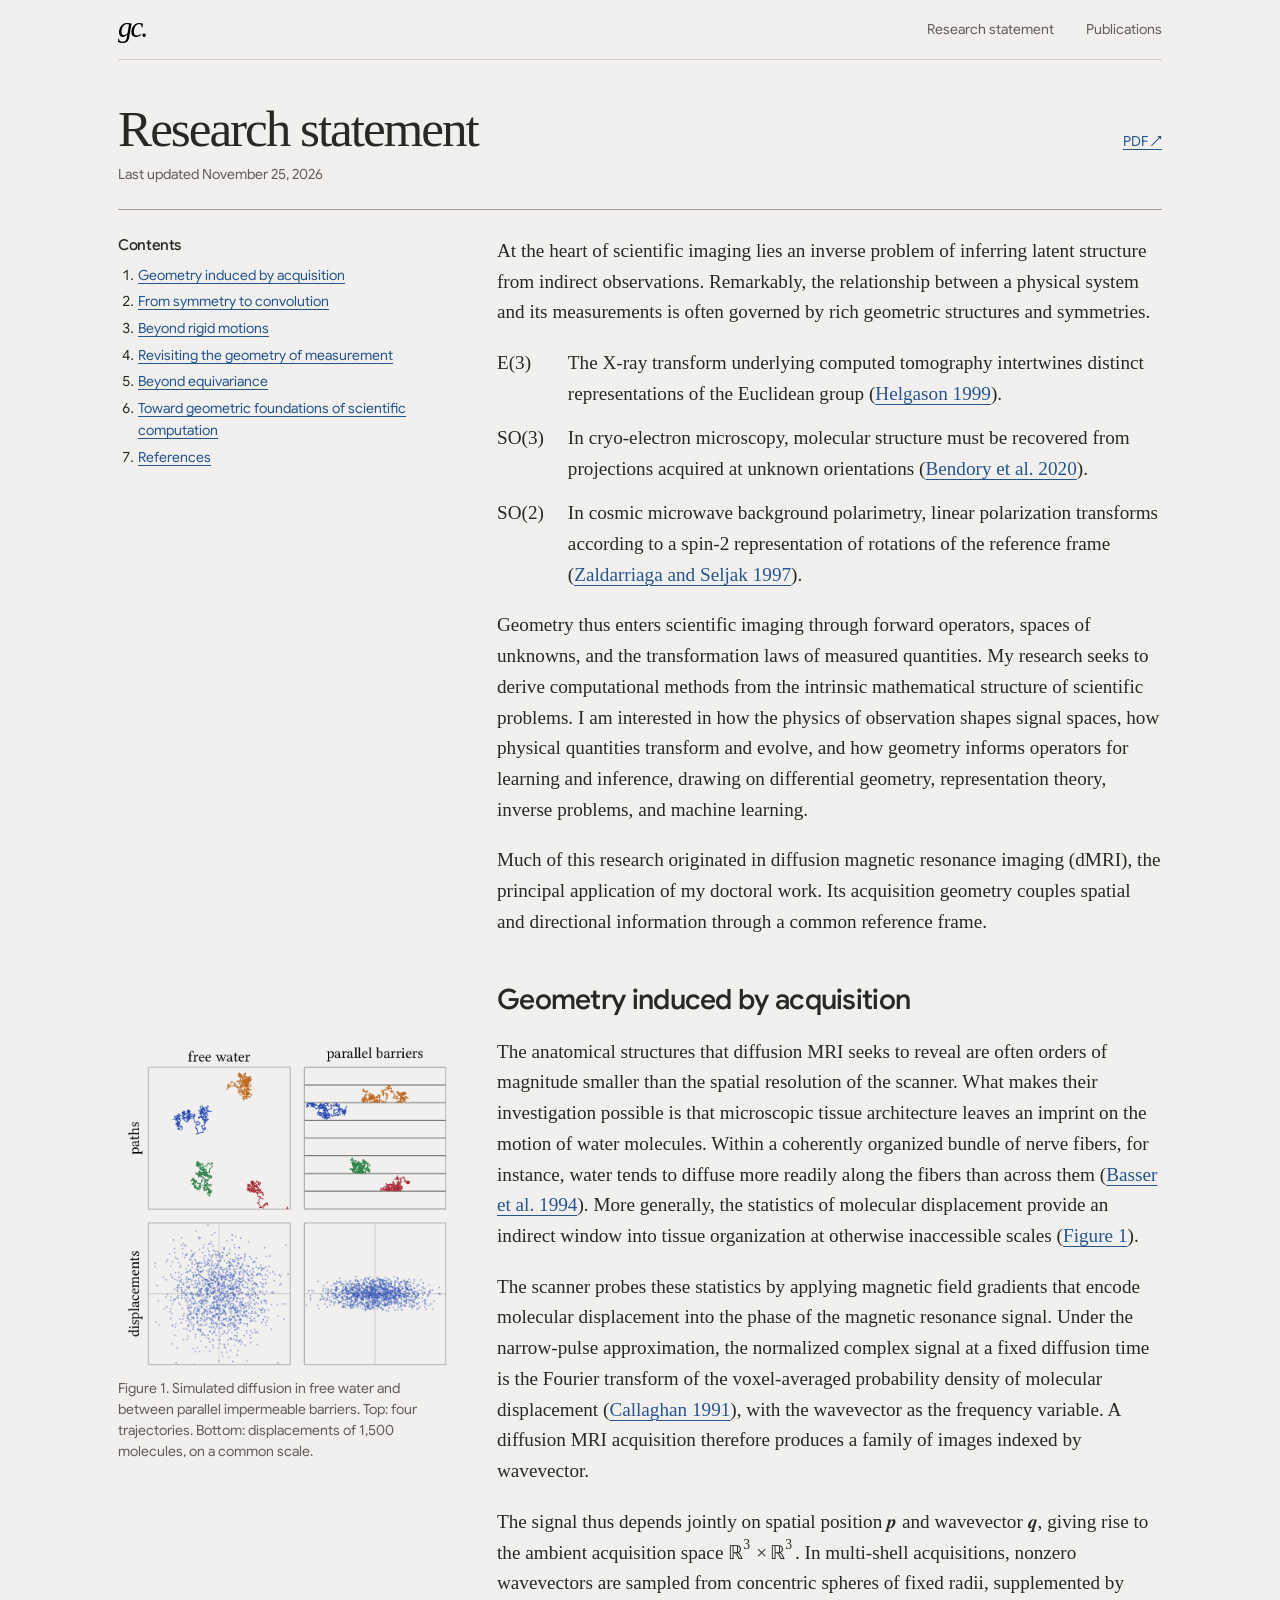
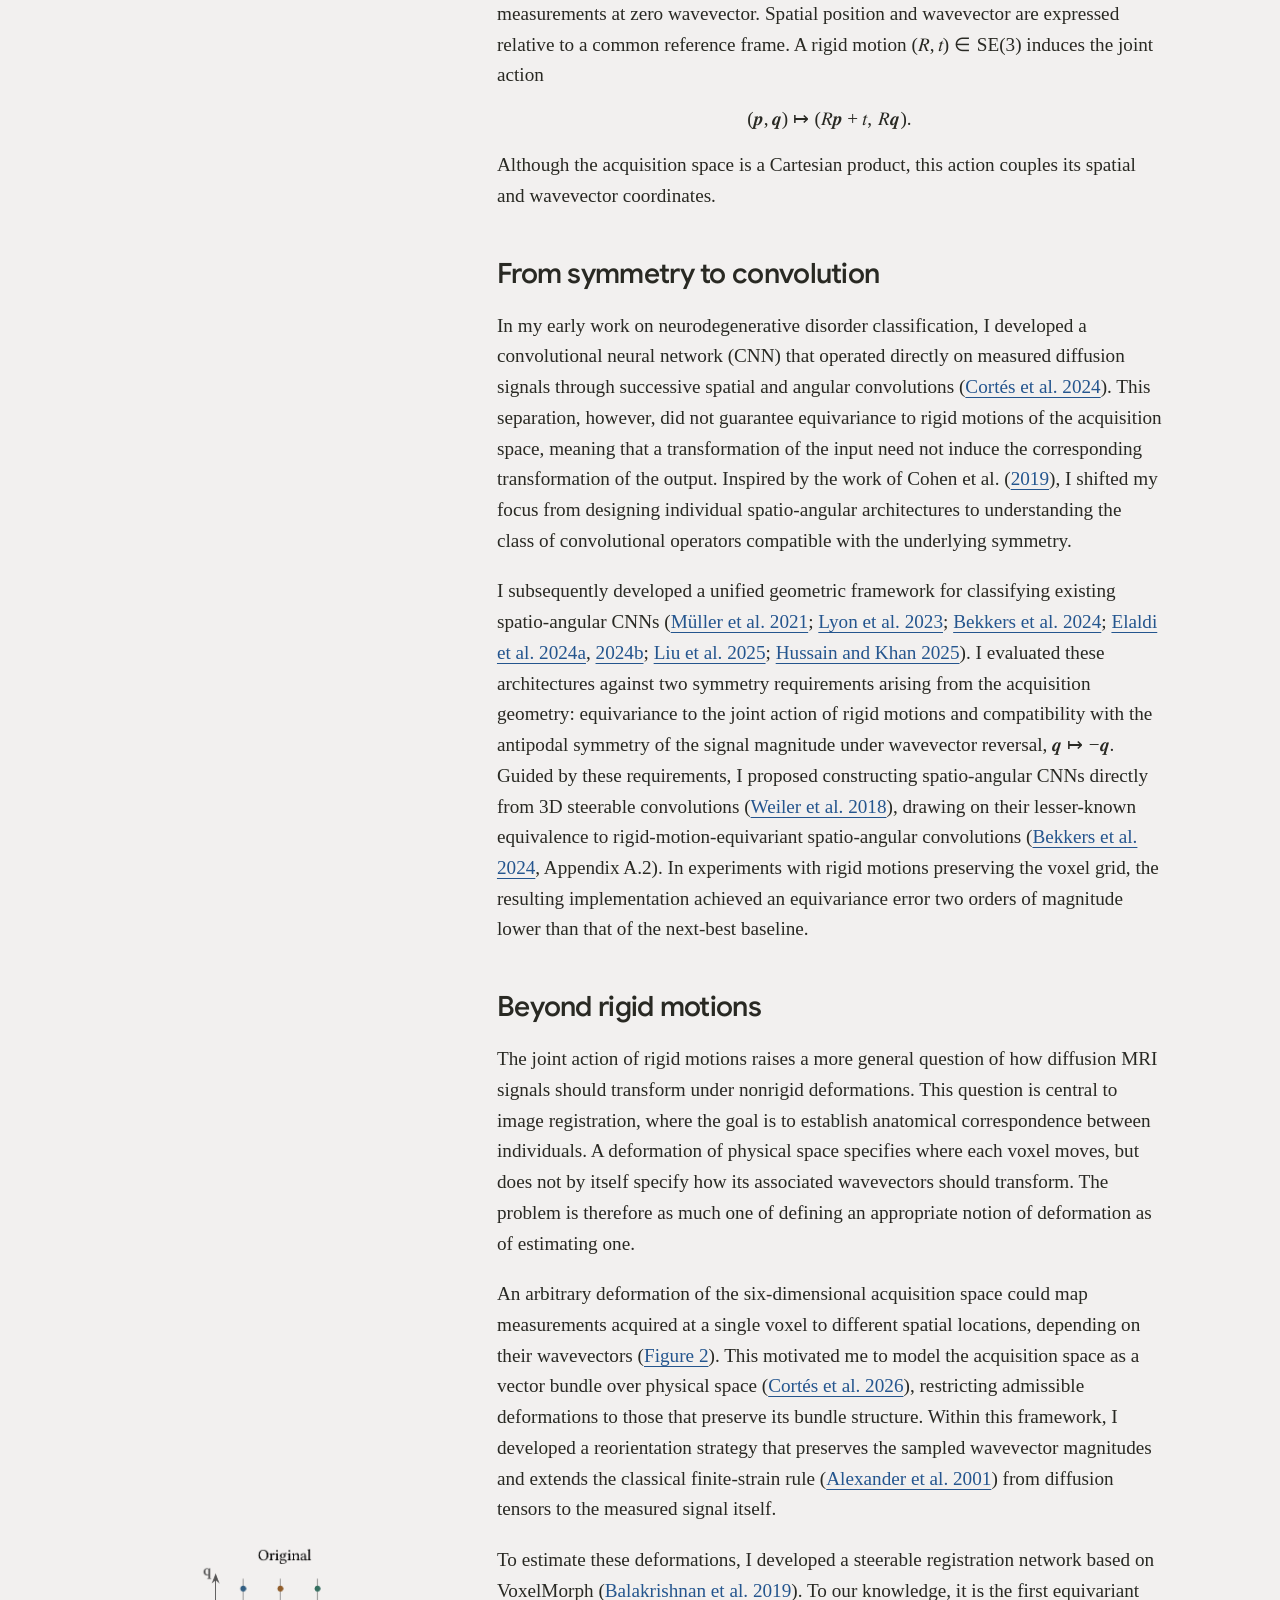
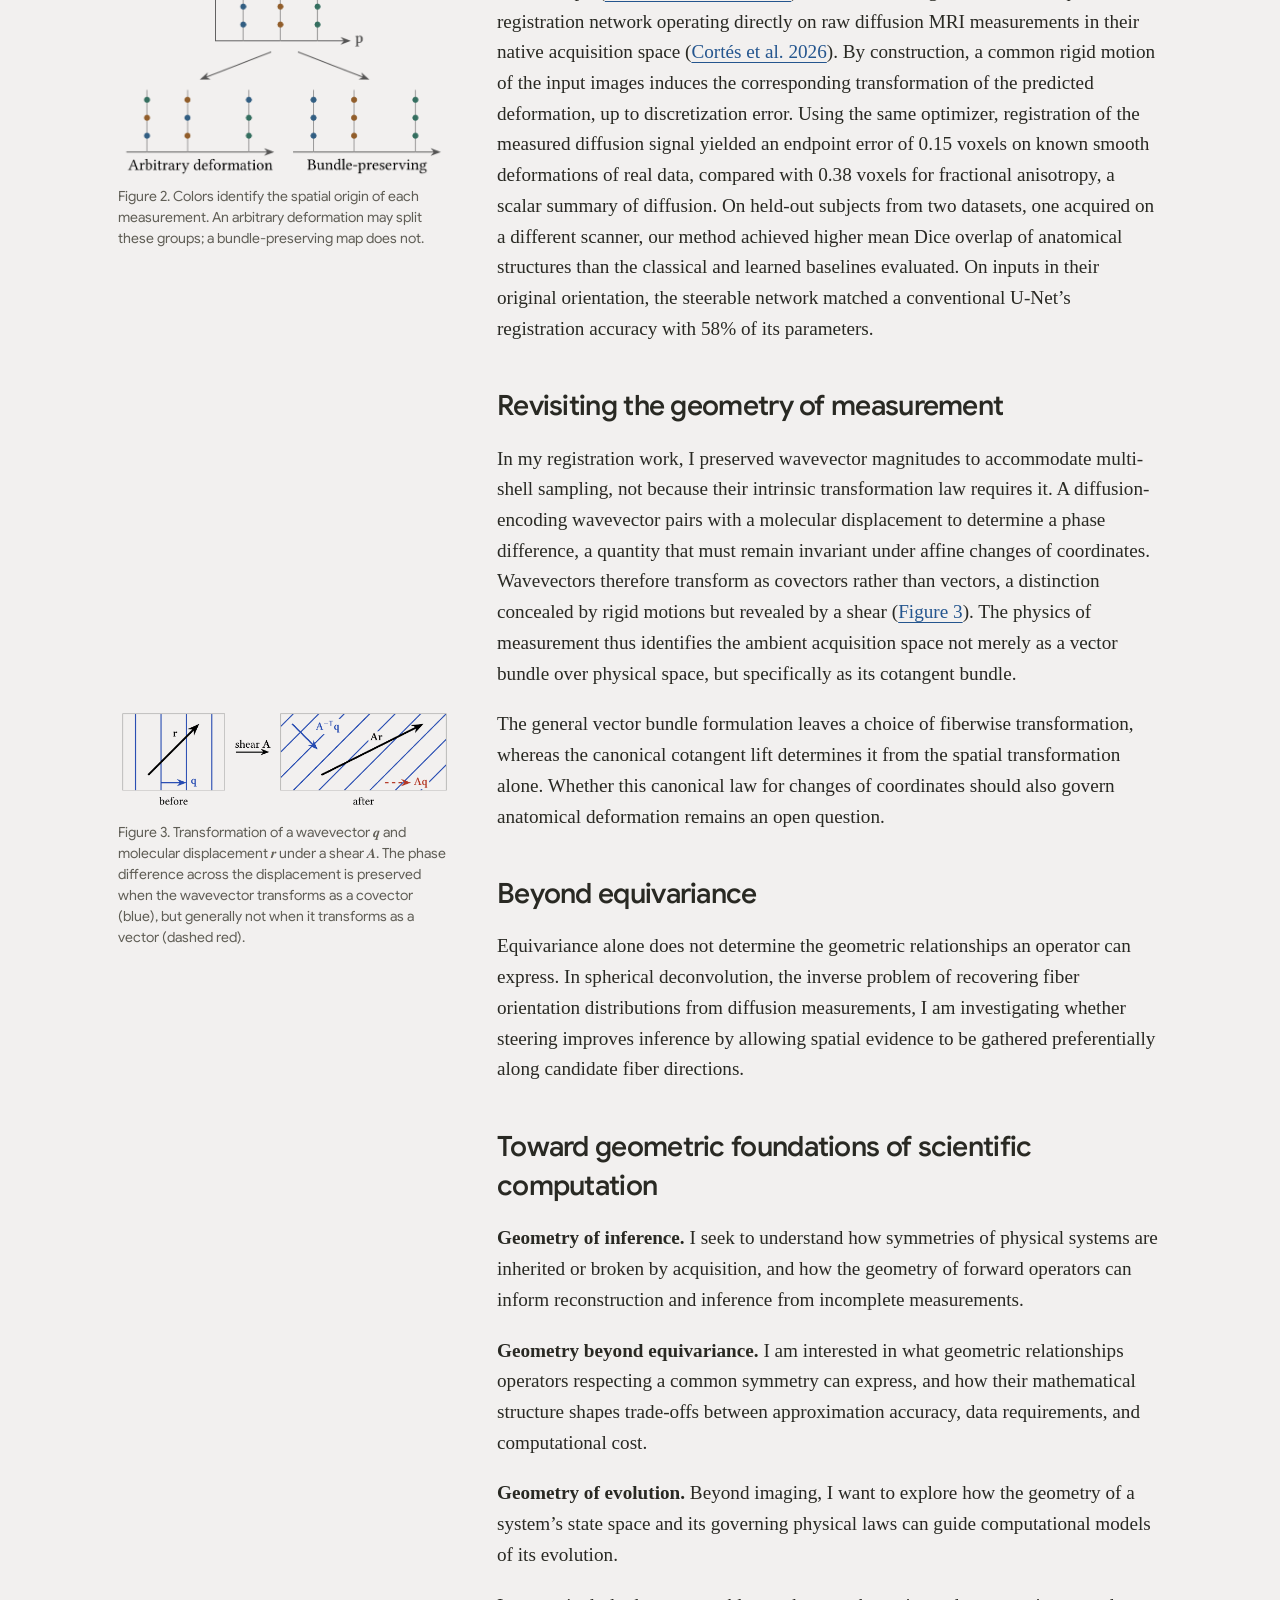
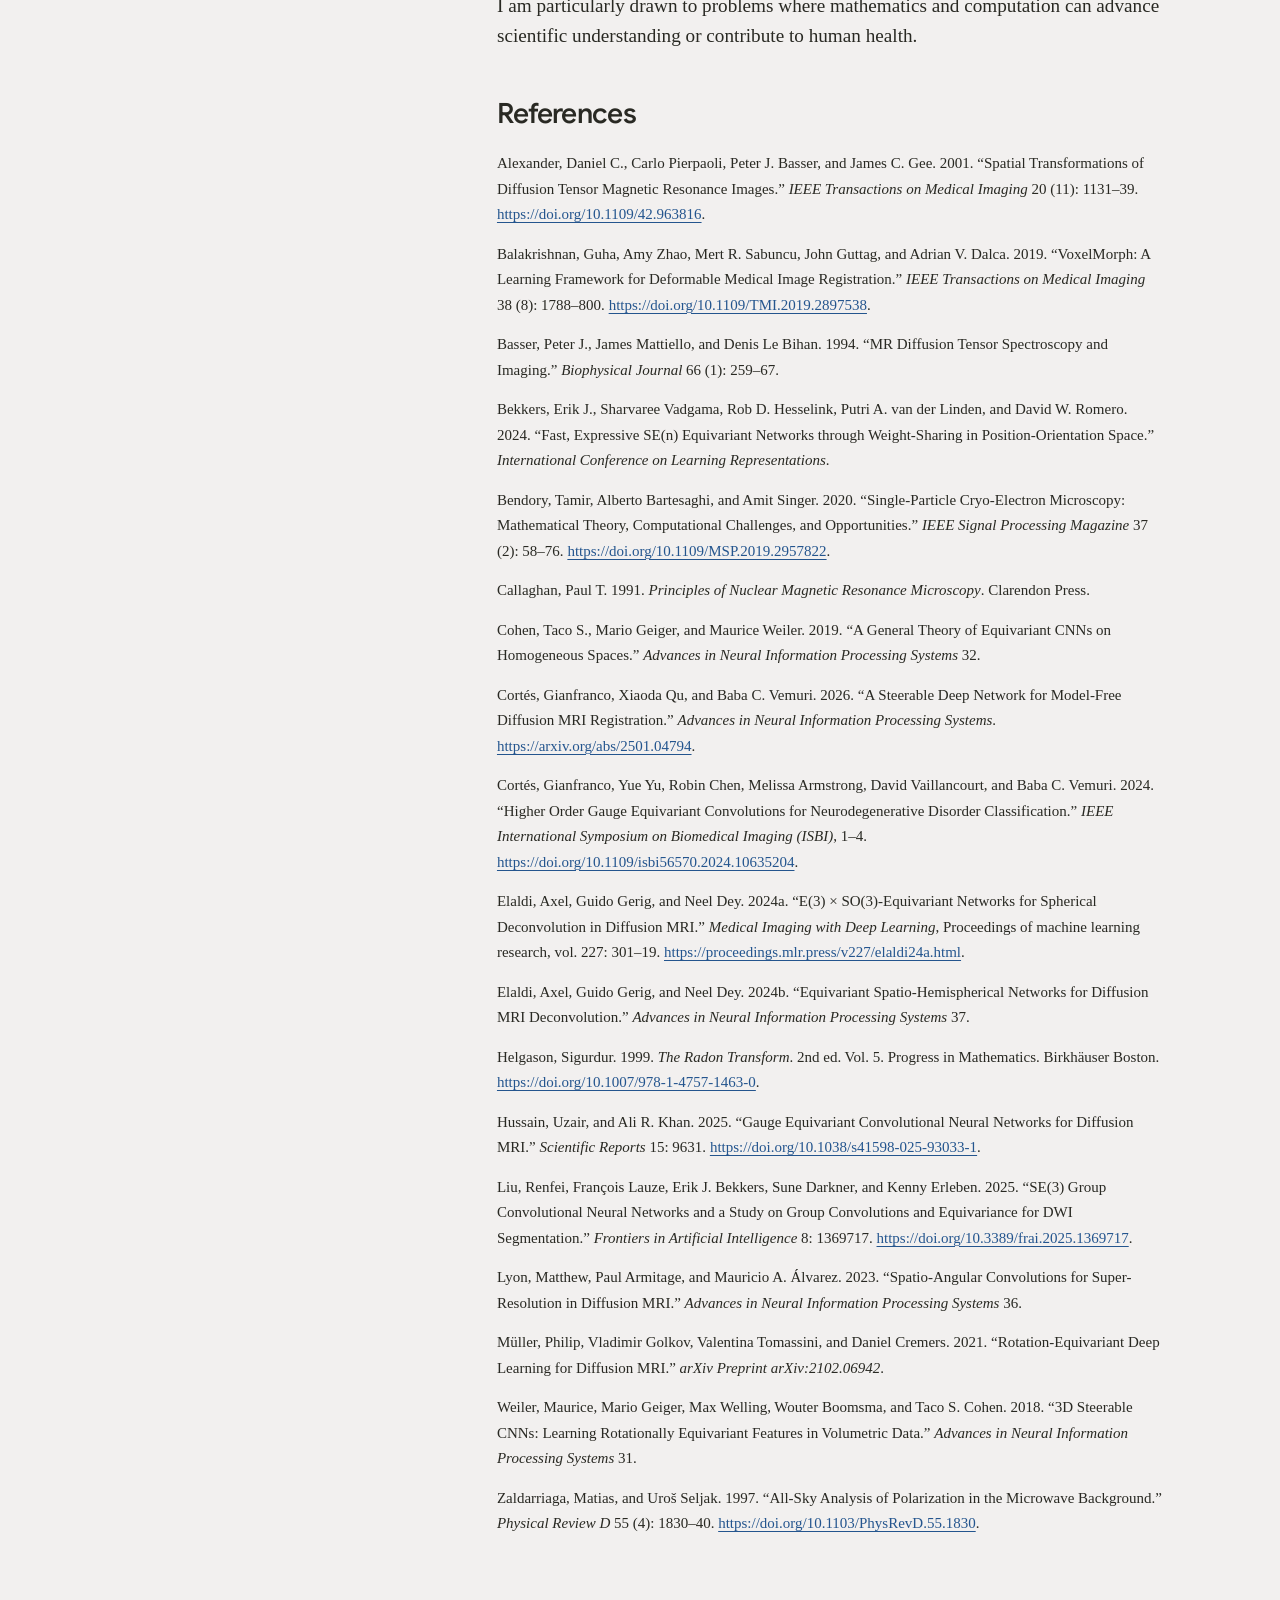
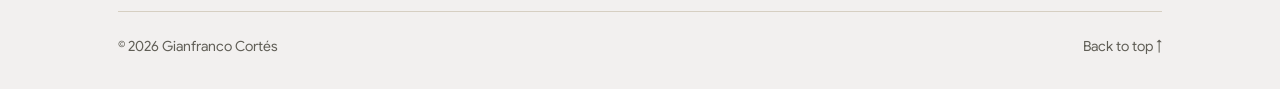
<file: research/index.html>
<!DOCTYPE html><html lang="en"><head><meta charset="UTF-8"><meta name="viewport" content="width=device-width, initial-scale=1"><meta name="description" content="Research statement by Gianfranco Cortés"><meta name="theme-color" content="#f2f0ef"><title>Research statement — Gianfranco Cortés</title><link rel="icon" type="image/svg+xml" sizes="any" href="/gc-monogram.svg"><link rel="stylesheet" href="/_astro/PageLayout.Bg8L3_jx.css"><style>.research-statement{column-gap:var(--gutter);padding:var(--row-space) 0 3rem;grid-template-columns:minmax(12rem,1fr) minmax(0,68ch);align-items:start;display:grid}.statement-header{padding-bottom:var(--row-space);border-bottom:1px solid var(--line-strong);grid-column:1/-1}.statement-title-row{flex-wrap:wrap;justify-content:space-between;align-items:baseline;gap:.4rem 1.5rem;margin-top:1rem;display:flex}.statement-title-row a{font-size:var(--small);white-space:nowrap}.statement-header h1{max-width:28ch}.statement-subtitle{font-size:var(--small);color:var(--muted);margin-top:.5rem;line-height:1.45}.statement-toc{margin:var(--row-space) 0;font-size:var(--small)}.statement-toc h2{margin-bottom:10px;font-size:15px;font-weight:500}.statement-toc ol{margin:0;padding-left:20px;font-size:14px}.statement-toc li{margin:5px 0}.statement-toc .toc-level-3{margin-left:15px}.statement-toc .toc-level-4,.statement-toc .toc-level-5,.statement-toc .toc-level-6{margin-left:30px}.statement-toc a{min-height:0;color:var(--link);display:inline}.essay-content{min-width:0;margin-top:var(--row-space);font-family:var(--serif);overflow-wrap:anywhere;grid-column:2;font-size:1.2rem;line-height:1.6}.essay-content>:first-child{margin-top:0}.essay-content :is(h2,h3,h4,h5,h6,figcaption,th,td){font-family:var(--sans)}.essay-content p{margin:0 0 20px}.essay-content dl{grid-template-columns:fit-content(25%) minmax(0,1fr);align-items:baseline;gap:.85rem clamp(.75rem,2vw,1.5rem);margin-block:1.25rem;display:grid}.essay-content dt{grid-column:1}.essay-content dd{grid-column:2;margin:0}.essay-content dd>:last-child{margin-bottom:0}.essay-content h2{margin:42px 0 18px;font-size:28px;line-height:1.4}.essay-content h3{color:var(--ink);margin:28px 0 14px;font-size:22px}.essay-content h4,.essay-content h5,.essay-content h6{margin:24px 0 12px;font-size:18px}.essay-content ul,.essay-content ol{margin:0 0 22px;padding-left:26px}.essay-content li{margin:6px 0}.essay-content blockquote{border-left:2px solid var(--blue);background:var(--surface-raised);margin:25px 0;padding:15px 22px}.essay-content blockquote>:last-child{margin-bottom:0}.essay-content figure{margin:30px 0}.essay-content img{max-width:100%;height:auto;margin:0 auto;display:block}.essay-content figure>img{mix-blend-mode:multiply}.essay-content figcaption{color:var(--muted);margin-top:12px;font-size:14px;line-height:1.7}.essay-content code{font-size:.87em}.essay-content :not(pre)>code{background:var(--surface-raised);border-radius:var(--radius);padding:2px 5px}.essay-content pre{background:var(--surface);border:1px solid var(--line);border-radius:var(--radius);max-width:100%;margin:24px 0;padding:17px;line-height:1.65;overflow-x:auto}.essay-content pre:focus-visible,.essay-content table:focus-visible,.essay-content .rs-math:focus-visible{outline:2px solid var(--blue);outline-offset:4px}.essay-content table{border-collapse:collapse;max-width:100%;margin:24px 0;font-size:15px;display:block;overflow-x:auto}.essay-content th,.essay-content td{border-bottom:1px solid var(--line);text-align:left;padding:9px 12px}.essay-content th{background:var(--surface-raised)}.essay-content .rs-math.rs-display{max-width:100%;margin:25px 0;display:block;overflow-x:auto}.essay-content .rs-csl-entry{margin-bottom:14px;font-size:15px;line-height:1.7}.essay-content .rs-footnotes{border-top:1px solid var(--line);margin-top:35px;padding-top:20px;font-size:14px}@media screen and (width>=60rem){.research-statement{--margin-figure-width:clamp(17rem, 26vw, 21rem);grid-template-columns:var(--margin-figure-width) minmax(0, 1fr)}.essay-content>figure{float:left;clear:left;width:var(--margin-figure-width);margin:0 0 1.5rem calc(-1 * (var(--margin-figure-width) + var(--gutter)))}.essay-content figcaption{margin-top:.55rem;line-height:1.5}}@media (width<60rem){.research-statement{display:block}.essay-content{font-size:1.125rem}.essay-content h2{font-size:25px}.statement-toc{border-bottom:1px solid var(--line);padding-bottom:1rem}}
</style></head><body><a class="skip-link" href="#main">Skip to content</a><div class="site-shell" id="top"><header class="site-header"><a class="signature" href="/" aria-label="Gianfranco Cortés, homepage">gc.</a><nav aria-label="Main navigation"><a href="/research/" aria-current="page">Research statement</a><a href="/publications/">Publications</a></nav></header><main id="main" tabindex="-1"><article class="research-statement" aria-labelledby="statement-title"><header class="statement-header"><div class="statement-title-row"><h1 id="statement-title">Research statement</h1><a href="/Gianfranco-Cortes-Research-Statement.pdf" target="_blank" rel="noopener">PDF<span class="sr-only"> version, opens in a new tab</span> <span aria-hidden="true">↗</span></a></div><p class="statement-subtitle">Last updated November 25, 2026</p></header><nav class="statement-toc" aria-label="On this page"><h2>Contents</h2><ol><li class="toc-level-2"><a href="#rs-geometry-induced-by-acquisition">Geometry induced by acquisition</a></li><li class="toc-level-2"><a href="#rs-from-symmetry-to-convolution">From symmetry to convolution</a></li><li class="toc-level-2"><a href="#rs-beyond-rigid-motions">Beyond rigid motions</a></li><li class="toc-level-2"><a href="#rs-revisiting-the-geometry-of-measurement">Revisiting the geometry of measurement</a></li><li class="toc-level-2"><a href="#rs-beyond-equivariance">Beyond equivariance</a></li><li class="toc-level-2"><a href="#rs-toward-geometric-foundations-of-scientific-computation">Toward geometric foundations of scientific computation</a></li><li class="toc-level-2"><a href="#rs-references">References</a></li></ol></nav><div class="essay-content"><p>At the heart of scientific imaging lies an inverse problem of inferring latent structure from indirect observations. Remarkably, the relationship between a physical system and its measurements is often governed by rich geometric structures and symmetries.</p>
<dl>
<dt><math display="inline" xmlns="http://www.w3.org/1998/Math/MathML"><semantics><mrow><mi mathvariant="normal">E</mi><mo stretchy="false" form="prefix">(</mo><mn>3</mn><mo stretchy="false" form="postfix">)</mo></mrow><annotation encoding="application/x-tex">\mathrm{E}(3)</annotation></semantics></math></dt>
<dd>
<p>The X-ray transform underlying computed tomography intertwines distinct representations of the Euclidean group <span class="rs-citation" data-cites="helgason1999">(<a href="#rs-ref-helgason1999" role="doc-biblioref">Helgason 1999</a>)</span>.</p>
</dd>
<dt><math display="inline" xmlns="http://www.w3.org/1998/Math/MathML"><semantics><mrow><mrow><mi mathvariant="normal">S</mi><mi mathvariant="normal">O</mi></mrow><mo stretchy="false" form="prefix">(</mo><mn>3</mn><mo stretchy="false" form="postfix">)</mo></mrow><annotation encoding="application/x-tex">\mathrm{SO}(3)</annotation></semantics></math></dt>
<dd>
<p>In cryo-electron microscopy, molecular structure must be recovered from projections acquired at unknown orientations <span class="rs-citation" data-cites="bendory2020">(<a href="#rs-ref-bendory2020" role="doc-biblioref">Bendory et al. 2020</a>)</span>.</p>
</dd>
<dt><math display="inline" xmlns="http://www.w3.org/1998/Math/MathML"><semantics><mrow><mrow><mi mathvariant="normal">S</mi><mi mathvariant="normal">O</mi></mrow><mo stretchy="false" form="prefix">(</mo><mn>2</mn><mo stretchy="false" form="postfix">)</mo></mrow><annotation encoding="application/x-tex">\mathrm{SO}(2)</annotation></semantics></math></dt>
<dd>
<p>In cosmic microwave background polarimetry, linear polarization transforms according to a spin-2 representation of rotations of the reference frame <span class="rs-citation" data-cites="zaldarriaga1997">(<a href="#rs-ref-zaldarriaga1997" role="doc-biblioref">Zaldarriaga and Seljak 1997</a>)</span>.</p>
</dd>
</dl>
<p>Geometry thus enters scientific imaging through forward operators, spaces of unknowns, and the transformation laws of measured quantities. My research seeks to derive computational methods from the intrinsic mathematical structure of scientific problems. I am interested in how the physics of observation shapes signal spaces, how physical quantities transform and evolve, and how geometry informs operators for learning and inference, drawing on differential geometry, representation theory, inverse problems, and machine learning.</p>
<p>Much of this research originated in diffusion magnetic resonance imaging (dMRI), the principal application of my doctoral work. Its acquisition geometry couples spatial and directional information through a common reference frame.</p>
<h2 id="rs-geometry-induced-by-acquisition">Geometry induced by acquisition</h2>
<figure id="rs-fig-water-displacements">
<img src="/research-assets/figures/water-displacements.png" alt="Simulated diffusion in free water and between parallel impermeable barriers. Top: four trajectories. Bottom: displacements of 1,500 molecules, on a common scale." loading="lazy" decoding="async" />
<figcaption>Figure 1. Simulated diffusion in free water and between parallel impermeable barriers. Top: four trajectories. Bottom: displacements of 1,500 molecules, on a common scale.</figcaption>
</figure>
<p>The anatomical structures that diffusion MRI seeks to reveal are often orders of magnitude smaller than the spatial resolution of the scanner. What makes their investigation possible is that microscopic tissue architecture leaves an imprint on the motion of water molecules. Within a coherently organized bundle of nerve fibers, for instance, water tends to diffuse more readily along the fibers than across them <span class="rs-citation" data-cites="basser1994">(<a href="#rs-ref-basser1994" role="doc-biblioref">Basser et al. 1994</a>)</span>. More generally, the statistics of molecular displacement provide an indirect window into tissue organization at otherwise inaccessible scales (<a href="#rs-fig-water-displacements">Figure 1</a>).</p>
<p>The scanner probes these statistics by applying magnetic field gradients that encode molecular displacement into the phase of the magnetic resonance signal. Under the narrow-pulse approximation, the normalized complex signal at a fixed diffusion time is the Fourier transform of the voxel-averaged probability density of molecular displacement <span class="rs-citation" data-cites="callaghan1991">(<a href="#rs-ref-callaghan1991" role="doc-biblioref">Callaghan 1991</a>)</span>, with the wavevector as the frequency variable. A diffusion MRI acquisition therefore produces a family of images indexed by wavevector.</p>
<p>The signal thus depends jointly on spatial position <math display="inline" xmlns="http://www.w3.org/1998/Math/MathML"><semantics><mi mathvariant="bold-italic">𝒑</mi><annotation encoding="application/x-tex">\mathbf{p}</annotation></semantics></math> and wavevector <math display="inline" xmlns="http://www.w3.org/1998/Math/MathML"><semantics><mi mathvariant="bold-italic">𝒒</mi><annotation encoding="application/x-tex">\mathbf{q}</annotation></semantics></math>, giving rise to the ambient acquisition space <math display="inline" xmlns="http://www.w3.org/1998/Math/MathML"><semantics><mrow><msup><mi mathvariant="double-struck">ℝ</mi><mn>3</mn></msup><mo>×</mo><msup><mi mathvariant="double-struck">ℝ</mi><mn>3</mn></msup></mrow><annotation encoding="application/x-tex">\mathbb{R}^3 \times \mathbb{R}^3</annotation></semantics></math>. In multi-shell acquisitions, nonzero wavevectors are sampled from concentric spheres of fixed radii, supplemented by measurements at zero wavevector. Spatial position and wavevector are expressed relative to a common reference frame. A rigid motion <math display="inline" xmlns="http://www.w3.org/1998/Math/MathML"><semantics><mrow><mo stretchy="false" form="prefix">(</mo><mi>R</mi><mo>,</mo><mi>t</mi><mo stretchy="false" form="postfix">)</mo><mo>∈</mo><mrow><mi mathvariant="normal">S</mi><mi mathvariant="normal">E</mi></mrow><mo stretchy="false" form="prefix">(</mo><mn>3</mn><mo stretchy="false" form="postfix">)</mo></mrow><annotation encoding="application/x-tex">(R,t)\in\mathrm{SE}(3)</annotation></semantics></math> induces the joint action</p>
<p><math display="block" xmlns="http://www.w3.org/1998/Math/MathML"><semantics><mrow><mo stretchy="false" form="prefix">(</mo><mi mathvariant="bold-italic">𝒑</mi><mo>,</mo><mi mathvariant="bold-italic">𝒒</mi><mo stretchy="false" form="postfix">)</mo><mo>↦</mo><mo stretchy="false" form="prefix">(</mo><mi>R</mi><mi mathvariant="bold-italic">𝒑</mi><mo>+</mo><mi>t</mi><mo>,</mo><mspace width="0.167em"></mspace><mi>R</mi><mi mathvariant="bold-italic">𝒒</mi><mo stretchy="false" form="postfix">)</mo><mi>.</mi></mrow><annotation encoding="application/x-tex">(\mathbf{p},\mathbf{q})
\longmapsto
(R\mathbf{p}+t,\,R\mathbf{q}).</annotation></semantics></math></p>
<p>Although the acquisition space is a Cartesian product, this action couples its spatial and wavevector coordinates.</p>
<h2 id="rs-from-symmetry-to-convolution">From symmetry to convolution</h2>
<p>In my early work on neurodegenerative disorder classification, I developed a convolutional neural network (CNN) that operated directly on measured diffusion signals through successive spatial and angular convolutions <span class="rs-citation" data-cites="cortes2024">(<a href="#rs-ref-cortes2024" role="doc-biblioref">Cortés et al. 2024</a>)</span>. This separation, however, did not guarantee equivariance to rigid motions of the acquisition space, meaning that a transformation of the input need not induce the corresponding transformation of the output. Inspired by the work of Cohen et al. <span class="rs-citation" data-cites="cohen2019">(<a href="#rs-ref-cohen2019" role="doc-biblioref">2019</a>)</span>, I shifted my focus from designing individual spatio-angular architectures to understanding the class of convolutional operators compatible with the underlying symmetry.</p>
<p>I subsequently developed a unified geometric framework for classifying existing spatio-angular CNNs <span class="rs-citation" data-cites="muller2021 lyon2023 bekkers2024 elaldiRT2024 elaldi2024 liu2025 hussain2025">(<a href="#rs-ref-muller2021" role="doc-biblioref">Müller et al. 2021</a>; <a href="#rs-ref-lyon2023" role="doc-biblioref">Lyon et al. 2023</a>; <a href="#rs-ref-bekkers2024" role="doc-biblioref">Bekkers et al. 2024</a>; <a href="#rs-ref-elaldiRT2024" role="doc-biblioref">Elaldi et al. 2024a</a>, <a href="#rs-ref-elaldi2024" role="doc-biblioref">2024b</a>; <a href="#rs-ref-liu2025" role="doc-biblioref">Liu et al. 2025</a>; <a href="#rs-ref-hussain2025" role="doc-biblioref">Hussain and Khan 2025</a>)</span>. I evaluated these architectures against two symmetry requirements arising from the acquisition geometry: equivariance to the joint action of rigid motions and compatibility with the antipodal symmetry of the signal magnitude under wavevector reversal, <math display="inline" xmlns="http://www.w3.org/1998/Math/MathML"><semantics><mrow><mi mathvariant="bold-italic">𝒒</mi><mo>↦</mo><mi>−</mi><mi mathvariant="bold-italic">𝒒</mi></mrow><annotation encoding="application/x-tex">\mathbf{q}\mapsto-\mathbf{q}</annotation></semantics></math>. Guided by these requirements, I proposed constructing spatio-angular CNNs directly from 3D steerable convolutions <span class="rs-citation" data-cites="weiler2018">(<a href="#rs-ref-weiler2018" role="doc-biblioref">Weiler et al. 2018</a>)</span>, drawing on their lesser-known equivalence to rigid-motion-equivariant spatio-angular convolutions <span class="rs-citation" data-cites="bekkers2024">(<a href="#rs-ref-bekkers2024" role="doc-biblioref">Bekkers et al. 2024</a>, Appendix A.2)</span>. In experiments with rigid motions preserving the voxel grid, the resulting implementation achieved an equivariance error two orders of magnitude lower than that of the next-best baseline.</p>
<h2 id="rs-beyond-rigid-motions">Beyond rigid motions</h2>
<p>The joint action of rigid motions raises a more general question of how diffusion MRI signals should transform under nonrigid deformations. This question is central to image registration, where the goal is to establish anatomical correspondence between individuals. A deformation of physical space specifies where each voxel moves, but does not by itself specify how its associated wavevectors should transform. The problem is therefore as much one of defining an appropriate notion of deformation as of estimating one.</p>
<p>An arbitrary deformation of the six-dimensional acquisition space could map measurements acquired at a single voxel to different spatial locations, depending on their wavevectors (<a href="#rs-fig-acquisition-bundle">Figure 2</a>). This motivated me to model the acquisition space as a vector bundle over physical space <span class="rs-citation" data-cites="cortes2026">(<a href="#rs-ref-cortes2026" role="doc-biblioref">Cortés et al. 2026</a>)</span>, restricting admissible deformations to those that preserve its bundle structure. Within this framework, I developed a reorientation strategy that preserves the sampled wavevector magnitudes and extends the classical finite-strain rule <span class="rs-citation" data-cites="alexander2001">(<a href="#rs-ref-alexander2001" role="doc-biblioref">Alexander et al. 2001</a>)</span> from diffusion tensors to the measured signal itself.</p>
<figure id="rs-fig-acquisition-bundle">
<img src="/research-assets/figures/acquisition-bundle.png" alt="Colors identify the spatial origin of each measurement. An arbitrary deformation may split these groups; a bundle-preserving map does not." loading="lazy" decoding="async" />
<figcaption>Figure 2. Colors identify the spatial origin of each measurement. An arbitrary deformation may split these groups; a bundle-preserving map does not.</figcaption>
</figure>
<p>To estimate these deformations, I developed a steerable registration network based on VoxelMorph <span class="rs-citation" data-cites="balakrishnan2019">(<a href="#rs-ref-balakrishnan2019" role="doc-biblioref">Balakrishnan et al. 2019</a>)</span>. To our knowledge, it is the first equivariant registration network operating directly on raw diffusion MRI measurements in their native acquisition space <span class="rs-citation" data-cites="cortes2026">(<a href="#rs-ref-cortes2026" role="doc-biblioref">Cortés et al. 2026</a>)</span>. By construction, a common rigid motion of the input images induces the corresponding transformation of the predicted deformation, up to discretization error. Using the same optimizer, registration of the measured diffusion signal yielded an endpoint error of 0.15 voxels on known smooth deformations of real data, compared with 0.38 voxels for fractional anisotropy, a scalar summary of diffusion. On held-out subjects from two datasets, one acquired on a different scanner, our method achieved higher mean Dice overlap of anatomical structures than the classical and learned baselines evaluated. On inputs in their original orientation, the steerable network matched a conventional U-Net’s registration accuracy with 58% of its parameters.</p>
<h2 id="rs-revisiting-the-geometry-of-measurement">Revisiting the geometry of measurement</h2>
<p>In my registration work, I preserved wavevector magnitudes to accommodate multi-shell sampling, not because their intrinsic transformation law requires it. A diffusion-encoding wavevector pairs with a molecular displacement to determine a phase difference, a quantity that must remain invariant under affine changes of coordinates. Wavevectors therefore transform as covectors rather than vectors, a distinction concealed by rigid motions but revealed by a shear (<a href="#rs-fig-wavevector-under-shear">Figure 3</a>). The physics of measurement thus identifies the ambient acquisition space not merely as a vector bundle over physical space, but specifically as its cotangent bundle.</p>
<figure id="rs-fig-wavevector-under-shear">
<img src="/research-assets/figures/wavevector-under-shear.png" alt="Transformation of a wavevector \mathbf{q} and molecular displacement \mathbf{r} under a shear \mathbf{A}. The phase difference across the displacement is preserved when the wavevector transforms as a covector (blue), but generally not when it transforms as a vector (dashed red)." loading="lazy" decoding="async" />
<figcaption>Figure 3. Transformation of a wavevector <math display="inline" xmlns="http://www.w3.org/1998/Math/MathML"><semantics><mi mathvariant="bold-italic">𝒒</mi><annotation encoding="application/x-tex">\mathbf{q}</annotation></semantics></math> and molecular displacement <math display="inline" xmlns="http://www.w3.org/1998/Math/MathML"><semantics><mi mathvariant="bold-italic">𝒓</mi><annotation encoding="application/x-tex">\mathbf{r}</annotation></semantics></math> under a shear <math display="inline" xmlns="http://www.w3.org/1998/Math/MathML"><semantics><mi mathvariant="bold-italic">𝑨</mi><annotation encoding="application/x-tex">\mathbf{A}</annotation></semantics></math>. The phase difference across the displacement is preserved when the wavevector transforms as a covector (blue), but generally not when it transforms as a vector (dashed red).</figcaption>
</figure>
<p>The general vector bundle formulation leaves a choice of fiberwise transformation, whereas the canonical cotangent lift determines it from the spatial transformation alone. Whether this canonical law for changes of coordinates should also govern anatomical deformation remains an open question.</p>
<h2 id="rs-beyond-equivariance">Beyond equivariance</h2>
<p>Equivariance alone does not determine the geometric relationships an operator can express. In spherical deconvolution, the inverse problem of recovering fiber orientation distributions from diffusion measurements, I am investigating whether steering improves inference by allowing spatial evidence to be gathered preferentially along candidate fiber directions.</p>
<h2 id="rs-toward-geometric-foundations-of-scientific-computation">Toward geometric foundations of scientific computation</h2>
<p><strong>Geometry of inference.</strong> I seek to understand how symmetries of physical systems are inherited or broken by acquisition, and how the geometry of forward operators can inform reconstruction and inference from incomplete measurements.</p>
<p><strong>Geometry beyond equivariance.</strong> I am interested in what geometric relationships operators respecting a common symmetry can express, and how their mathematical structure shapes trade-offs between approximation accuracy, data requirements, and computational cost.</p>
<p><strong>Geometry of evolution.</strong> Beyond imaging, I want to explore how the geometry of a system’s state space and its governing physical laws can guide computational models of its evolution.</p>
<p>I am particularly drawn to problems where mathematics and computation can advance scientific understanding or contribute to human health.</p>
<h2 class="rs-unnumbered" id="rs-references">References</h2>
<div id="rs-refs" class="rs-references rs-csl-bib-body rs-hanging-indent" role="list">
<div id="rs-ref-alexander2001" class="rs-csl-entry" role="listitem">
Alexander, Daniel C., Carlo Pierpaoli, Peter J. Basser, and James C. Gee. 2001. <span>“<span class="rs-nocase">Spatial Transformations of Diffusion Tensor Magnetic Resonance Images</span>.”</span> <em>IEEE Transactions on Medical Imaging</em> 20 (11): 1131–39. <a href="https://doi.org/10.1109/42.963816">https://doi.org/10.1109/42.963816</a>.
</div>
<div id="rs-ref-balakrishnan2019" class="rs-csl-entry" role="listitem">
Balakrishnan, Guha, Amy Zhao, Mert R. Sabuncu, John Guttag, and Adrian V. Dalca. 2019. <span>“<span class="rs-nocase">VoxelMorph: A Learning Framework for Deformable Medical Image Registration</span>.”</span> <em>IEEE Transactions on Medical Imaging</em> 38 (8): 1788–800. <a href="https://doi.org/10.1109/TMI.2019.2897538">https://doi.org/10.1109/TMI.2019.2897538</a>.
</div>
<div id="rs-ref-basser1994" class="rs-csl-entry" role="listitem">
Basser, Peter J., James Mattiello, and Denis Le Bihan. 1994. <span>“<span class="rs-nocase">MR Diffusion Tensor Spectroscopy and Imaging</span>.”</span> <em>Biophysical Journal</em> 66 (1): 259–67.
</div>
<div id="rs-ref-bekkers2024" class="rs-csl-entry" role="listitem">
Bekkers, Erik J., Sharvaree Vadgama, Rob D. Hesselink, Putri A. van der Linden, and David W. Romero. 2024. <span>“<span class="rs-nocase">Fast, Expressive SE(n) Equivariant Networks through Weight-Sharing in Position-Orientation Space</span>.”</span> <em>International Conference on Learning Representations</em>.
</div>
<div id="rs-ref-bendory2020" class="rs-csl-entry" role="listitem">
Bendory, Tamir, Alberto Bartesaghi, and Amit Singer. 2020. <span>“<span class="rs-nocase">Single-Particle Cryo-Electron Microscopy: Mathematical Theory, Computational Challenges, and Opportunities</span>.”</span> <em>IEEE Signal Processing Magazine</em> 37 (2): 58–76. <a href="https://doi.org/10.1109/MSP.2019.2957822">https://doi.org/10.1109/MSP.2019.2957822</a>.
</div>
<div id="rs-ref-callaghan1991" class="rs-csl-entry" role="listitem">
Callaghan, Paul T. 1991. <em><span class="rs-nocase">Principles of Nuclear Magnetic Resonance Microscopy</span></em>. Clarendon Press.
</div>
<div id="rs-ref-cohen2019" class="rs-csl-entry" role="listitem">
Cohen, Taco S., Mario Geiger, and Maurice Weiler. 2019. <span>“<span class="rs-nocase">A General Theory of Equivariant CNNs on Homogeneous Spaces</span>.”</span> <em>Advances in Neural Information Processing Systems</em> 32.
</div>
<div id="rs-ref-cortes2026" class="rs-csl-entry" role="listitem">
Cortés, Gianfranco, Xiaoda Qu, and Baba C. Vemuri. 2026. <span>“<span class="rs-nocase">A Steerable Deep Network for Model-Free Diffusion MRI Registration</span>.”</span> <em>Advances in Neural Information Processing Systems</em>. <a href="https://arxiv.org/abs/2501.04794">https://arxiv.org/abs/2501.04794</a>.
</div>
<div id="rs-ref-cortes2024" class="rs-csl-entry" role="listitem">
Cortés, Gianfranco, Yue Yu, Robin Chen, Melissa Armstrong, David Vaillancourt, and Baba C. Vemuri. 2024. <span>“<span class="rs-nocase">Higher Order Gauge Equivariant Convolutions for Neurodegenerative Disorder Classification</span>.”</span> <em>IEEE International Symposium on Biomedical Imaging (ISBI)</em>, 1–4. <a href="https://doi.org/10.1109/isbi56570.2024.10635204">https://doi.org/10.1109/isbi56570.2024.10635204</a>.
</div>
<div id="rs-ref-elaldiRT2024" class="rs-csl-entry" role="listitem">
Elaldi, Axel, Guido Gerig, and Neel Dey. 2024a. <span>“<span class="rs-nocase">E(3) × SO(3)-Equivariant Networks for Spherical Deconvolution in Diffusion MRI</span>.”</span> <em>Medical Imaging with Deep Learning</em>, Proceedings of machine learning research, vol. 227: 301–19. <a href="https://proceedings.mlr.press/v227/elaldi24a.html">https://proceedings.mlr.press/v227/elaldi24a.html</a>.
</div>
<div id="rs-ref-elaldi2024" class="rs-csl-entry" role="listitem">
Elaldi, Axel, Guido Gerig, and Neel Dey. 2024b. <span>“<span class="rs-nocase">Equivariant Spatio-Hemispherical Networks for Diffusion MRI Deconvolution</span>.”</span> <em>Advances in Neural Information Processing Systems</em> 37.
</div>
<div id="rs-ref-helgason1999" class="rs-csl-entry" role="listitem">
Helgason, Sigurdur. 1999. <em><span>The Radon Transform</span></em>. 2nd ed. Vol. 5. Progress in Mathematics. Birkh<span>ä</span>user Boston. <a href="https://doi.org/10.1007/978-1-4757-1463-0">https://doi.org/10.1007/978-1-4757-1463-0</a>.
</div>
<div id="rs-ref-hussain2025" class="rs-csl-entry" role="listitem">
Hussain, Uzair, and Ali R. Khan. 2025. <span>“<span class="rs-nocase">Gauge Equivariant Convolutional Neural Networks for Diffusion MRI</span>.”</span> <em>Scientific Reports</em> 15: 9631. <a href="https://doi.org/10.1038/s41598-025-93033-1">https://doi.org/10.1038/s41598-025-93033-1</a>.
</div>
<div id="rs-ref-liu2025" class="rs-csl-entry" role="listitem">
Liu, Renfei, François Lauze, Erik J. Bekkers, Sune Darkner, and Kenny Erleben. 2025. <span>“<span class="rs-nocase">SE(3) Group Convolutional Neural Networks and a Study on Group Convolutions and Equivariance for DWI Segmentation</span>.”</span> <em>Frontiers in Artificial Intelligence</em> 8: 1369717. <a href="https://doi.org/10.3389/frai.2025.1369717">https://doi.org/10.3389/frai.2025.1369717</a>.
</div>
<div id="rs-ref-lyon2023" class="rs-csl-entry" role="listitem">
Lyon, Matthew, Paul Armitage, and Mauricio A. Álvarez. 2023. <span>“<span class="rs-nocase">Spatio-Angular Convolutions for Super-Resolution in Diffusion MRI</span>.”</span> <em>Advances in Neural Information Processing Systems</em> 36.
</div>
<div id="rs-ref-muller2021" class="rs-csl-entry" role="listitem">
Müller, Philip, Vladimir Golkov, Valentina Tomassini, and Daniel Cremers. 2021. <span>“<span class="rs-nocase">Rotation-Equivariant Deep Learning for Diffusion MRI</span>.”</span> <em>arXiv Preprint arXiv:2102.06942</em>.
</div>
<div id="rs-ref-weiler2018" class="rs-csl-entry" role="listitem">
Weiler, Maurice, Mario Geiger, Max Welling, Wouter Boomsma, and Taco S. Cohen. 2018. <span>“<span class="rs-nocase">3D Steerable CNNs: Learning Rotationally Equivariant Features in Volumetric Data</span>.”</span> <em>Advances in Neural Information Processing Systems</em> 31.
</div>
<div id="rs-ref-zaldarriaga1997" class="rs-csl-entry" role="listitem">
Zaldarriaga, Matias, and Uroš Seljak. 1997. <span>“<span class="rs-nocase">All-Sky Analysis of Polarization in the Microwave Background</span>.”</span> <em>Physical Review D</em> 55 (4): 1830–40. <a href="https://doi.org/10.1103/PhysRevD.55.1830">https://doi.org/10.1103/PhysRevD.55.1830</a>.
</div>
</div>
</div></article></main><footer><p>© 2026 Gianfranco Cortés</p><a href="#top">Back to top ↑</a></footer></div></body></html>
</file>
<file: _astro/PageLayout.Bg8L3_jx.css>
@font-face{font-family:Google Sans Variable;font-style:normal;font-display:swap;font-weight:400 700;src:url(/_astro/google-sans-armenian-wght-normal.CL9XdCJl.woff2)format("woff2-variations");unicode-range:U+308,U+530-58F,U+2010,U+2024,U+25CC,U+FB13-FB17}@font-face{font-family:Google Sans Variable;font-style:normal;font-display:swap;font-weight:400 700;src:url(/_astro/google-sans-bengali-wght-normal.CEmQX0hQ.woff2)format("woff2-variations");unicode-range:U+951-952,U+964-965,U+980-9FE,U+1CD0,U+1CD2,U+1CD5-1CD6,U+1CD8,U+1CE1,U+1CEA,U+1CED,U+1CF2,U+1CF5-1CF7,U+200C-200D,U+20B9,U+25CC,U+A8F1,U+11DF0-11DF1}@font-face{font-family:Google Sans Variable;font-style:normal;font-display:swap;font-weight:400 700;src:url([data-uri])format("woff2-variations");unicode-range:U+2C7,U+2D8-2D9,U+2DB,U+307,U+1400-167F,U+18B0-18F5,U+25CC,U+11AB?}@font-face{font-family:Google Sans Variable;font-style:normal;font-display:swap;font-weight:400 700;src:url(/_astro/google-sans-cyrillic-ext-wght-normal.CuIn2wLX.woff2)format("woff2-variations");unicode-range:U+460-52F,U+1C80-1C8A,U+20B4,U+2DE0-2DFF,U+A640-A69F,U+FE2E-FE2F}@font-face{font-family:Google Sans Variable;font-style:normal;font-display:swap;font-weight:400 700;src:url(/_astro/google-sans-cyrillic-wght-normal.XyosMMvy.woff2)format("woff2-variations");unicode-range:U+301,U+400-45F,U+490-491,U+4B0-4B1,U+2116}@font-face{font-family:Google Sans Variable;font-style:normal;font-display:swap;font-weight:400 700;src:url(/_astro/google-sans-devanagari-wght-normal.BkgmlszD.woff2)format("woff2-variations");unicode-range:U+900-97F,U+1CD0-1CF4,U+1CF7-1CF9,U+200C-200D,U+20A8,U+20B9,U+20F0,U+25CC,U+A830-A839,U+A8E0-A8FF,U+11B00-11B0A}@font-face{font-family:Google Sans Variable;font-style:normal;font-display:swap;font-weight:400 700;src:url(/_astro/google-sans-ethiopic-wght-normal.In5Lv2Lo.woff2)format("woff2-variations");unicode-range:U+30E,U+1200-1399,U+2D80-2DDE,U+AB01-AB2E,U+1E7E0-1E7E6,U+1E7E8-1E7EB,U+1E7ED-1E7EE,U+1E7F0-1E7FE}@font-face{font-family:Google Sans Variable;font-style:normal;font-display:swap;font-weight:400 700;src:url(/_astro/google-sans-georgian-wght-normal.Cye1fCVj.woff2)format("woff2-variations");unicode-range:U+589,U+10A0-10FF,U+1C90-1CBA,U+1CBD-1CBF,U+205A,U+2D00-2D2F,U+2E31}@font-face{font-family:Google Sans Variable;font-style:normal;font-display:swap;font-weight:400 700;src:url(/_astro/google-sans-greek-ext-wght-normal.C1tZTvjs.woff2)format("woff2-variations");unicode-range:U+1F??}@font-face{font-family:Google Sans Variable;font-style:normal;font-display:swap;font-weight:400 700;src:url(/_astro/google-sans-greek-wght-normal.Dsgirknt.woff2)format("woff2-variations");unicode-range:U+370-377,U+37A-37F,U+384-38A,U+38C,U+38E-3A1,U+3A3-3FF}@font-face{font-family:Google Sans Variable;font-style:normal;font-display:swap;font-weight:400 700;src:url(/_astro/google-sans-gujarati-wght-normal.D5KIfnSg.woff2)format("woff2-variations");unicode-range:U+951-952,U+964-965,U+A80-AFF,U+200C-200D,U+20B9,U+25CC,U+A830-A839}@font-face{font-family:Google Sans Variable;font-style:normal;font-display:swap;font-weight:400 700;src:url(/_astro/google-sans-gurmukhi-wght-normal.DR3S6CaB.woff2)format("woff2-variations");unicode-range:U+951-952,U+964-965,U+A01-A76,U+200C-200D,U+20B9,U+25CC,U+262C,U+A830-A839}@font-face{font-family:Google Sans Variable;font-style:normal;font-display:swap;font-weight:400 700;src:url(/_astro/google-sans-hebrew-wght-normal.DHsShdXT.woff2)format("woff2-variations");unicode-range:U+307-308,U+590-5FF,U+200C-2010,U+20AA,U+25CC,U+FB1D-FB4F}@font-face{font-family:Google Sans Variable;font-style:normal;font-display:swap;font-weight:400 700;src:url(/_astro/google-sans-khmer-wght-normal.BZfyBD_P.woff2)format("woff2-variations");unicode-range:U+1780-17FF,U+19E0-19FF,U+200C-200D,U+25CC}@font-face{font-family:Google Sans Variable;font-style:normal;font-display:swap;font-weight:400 700;src:url(/_astro/google-sans-lao-wght-normal.FX4iEc4n.woff2)format("woff2-variations");unicode-range:U+E81-EDF,U+200C-200D,U+25CC}@font-face{font-family:Google Sans Variable;font-style:normal;font-display:swap;font-weight:400 700;src:url(/_astro/google-sans-malayalam-wght-normal.D6Z8MIxR.woff2)format("woff2-variations");unicode-range:U+307,U+323,U+951-952,U+964-965,U+B83,U+D00-D7F,U+1CDA,U+1CF2,U+200C-200D,U+20B9,U+25CC,U+A830-A832}@font-face{font-family:Google Sans Variable;font-style:normal;font-display:swap;font-weight:400 700;src:url(/_astro/google-sans-oriya-wght-normal.DVfwSD5s.woff2)format("woff2-variations");unicode-range:U+951-952,U+964-965,U+B01-B77,U+1CDA,U+1CF2,U+200C-200D,U+20B9,U+25CC}@font-face{font-family:Google Sans Variable;font-style:normal;font-display:swap;font-weight:400 700;src:url(/_astro/google-sans-sinhala-wght-normal.BXLHgYVu.woff2)format("woff2-variations");unicode-range:U+964-965,U+D81-DF4,U+1CF2,U+200C-200D,U+25CC,U+111E1-111F4}@font-face{font-family:Google Sans Variable;font-style:normal;font-display:swap;font-weight:400 700;src:url(/_astro/google-sans-symbols-wght-normal.Qb5vBzl0.woff2)format("woff2-variations");unicode-range:U+1-C,U+E-1F,U+7F-9F,U+20DD-20E0,U+20E2-20E4,U+2150-218F,U+2190,U+2192,U+2194-2199,U+21AF,U+21E6-21F0,U+21F3,U+2218-2219,U+2299,U+22C4-22C6,U+2300-243F,U+2440-244A,U+2460-24FF,U+25A0-27BF,U+28??,U+2921-2922,U+2981,U+29BF,U+29EB,U+2B??,U+4DC0-4DFF,U+FFF9-FFFB,U+10140-1018E,U+10190-1019C,U+101A0,U+101D0-101FD,U+102E0-102FB,U+10E60-10E7E,U+1D2C0-1D2D3,U+1D2E0-1D37F,U+1F0??,U+1F100-1F1AE,U+1F1E6-1F1FF,U+1F30D-1F30F,U+1F315,U+1F31C,U+1F31E,U+1F320-1F32C,U+1F336,U+1F378,U+1F37D,U+1F382,U+1F393-1F39F,U+1F3A7-1F3A8,U+1F3AC-1F3AF,U+1F3C2,U+1F3C4-1F3C6,U+1F3CA-1F3CE,U+1F3D4-1F3E0,U+1F3ED,U+1F3F1-1F3F3,U+1F3F5-1F3F7,U+1F408,U+1F415,U+1F41F,U+1F426,U+1F43F,U+1F441-1F442,U+1F444,U+1F446-1F449,U+1F44C-1F44E,U+1F453,U+1F46A,U+1F47D,U+1F4A3,U+1F4B0,U+1F4B3,U+1F4B9,U+1F4BB,U+1F4BF,U+1F4C8-1F4CB,U+1F4D6,U+1F4DA,U+1F4DF,U+1F4E3-1F4E6,U+1F4EA-1F4ED,U+1F4F7,U+1F4F9-1F4FB,U+1F4FD-1F4FE,U+1F503,U+1F507-1F50B,U+1F50D,U+1F512-1F513,U+1F53E-1F54A,U+1F54F-1F5FA,U+1F610,U+1F650-1F67F,U+1F687,U+1F68D,U+1F691,U+1F694,U+1F698,U+1F6AD,U+1F6B2,U+1F6B9-1F6BA,U+1F6BC,U+1F6C6-1F6CF,U+1F6D3-1F6D7,U+1F6E0-1F6EA,U+1F6F0-1F6F3,U+1F6F7-1F6FC,U+1F700-1F80B,U+1F810-1F847,U+1F850-1F859,U+1F860-1F887,U+1F890-1F8AD,U+1F8B0-1F8BB,U+1F8C0-1F8C1,U+1F8D0-1F8D8,U+1F900-1F90B,U+1F93B,U+1F946,U+1F984,U+1F996,U+1F9E9,U+1FA00-1FA6F,U+1FA70-1FA7C,U+1FA80-1FAC6,U+1FAC8,U+1FACC-1FADD,U+1FADF-1FAEB,U+1FAEF-1FAFA,U+1FB??}@font-face{font-family:Google Sans Variable;font-style:normal;font-display:swap;font-weight:400 700;src:url(/_astro/google-sans-tamil-wght-normal.DApg9VQC.woff2)format("woff2-variations");unicode-range:U+964-965,U+B82-BFA,U+200C-200D,U+20B9,U+25CC}@font-face{font-family:Google Sans Variable;font-style:normal;font-display:swap;font-weight:400 700;src:url(/_astro/google-sans-telugu-wght-normal.BWfg6odw.woff2)format("woff2-variations");unicode-range:U+951-952,U+964-965,U+B83,U+C00-C7F,U+1CD5-1CD6,U+1CD8,U+1CDA,U+1CF2,U+200C-200D,U+25CC}@font-face{font-family:Google Sans Variable;font-style:normal;font-display:swap;font-weight:400 700;src:url(/_astro/google-sans-thai-wght-normal.DOLCz66U.woff2)format("woff2-variations");unicode-range:U+2D7,U+303,U+331,U+E01-E5B,U+200C-200D,U+25CC}@font-face{font-family:Google Sans Variable;font-style:normal;font-display:swap;font-weight:400 700;src:url(/_astro/google-sans-vietnamese-wght-normal.CPcCMI0n.woff2)format("woff2-variations");unicode-range:U+102-103,U+110-111,U+128-129,U+168-169,U+1A0-1A1,U+1AF-1B0,U+300-301,U+303-304,U+308-309,U+323,U+329,U+1EA0-1EF9,U+20AB}@font-face{font-family:Google Sans Variable;font-style:normal;font-display:swap;font-weight:400 700;src:url(/_astro/google-sans-latin-ext-wght-normal.CIObscfR.woff2)format("woff2-variations");unicode-range:U+100-2BA,U+2BD-2C5,U+2C7-2CC,U+2CE-2D7,U+2DD-2FF,U+304,U+308,U+329,U+1D00-1DBF,U+1E00-1E9F,U+1EF2-1EFF,U+2020,U+20A0-20AB,U+20AD-20C4,U+2113,U+2C60-2C7F,U+A720-A7FF}@font-face{font-family:Google Sans Variable;font-style:normal;font-display:swap;font-weight:400 700;src:url(/_astro/google-sans-latin-wght-normal.Bwkq70f6.woff2)format("woff2-variations");unicode-range:U+??,U+131,U+152-153,U+2BB-2BC,U+2C6,U+2DA,U+2DC,U+304,U+308,U+329,U+2000-206F,U+20AC,U+2122,U+2191,U+2193,U+2212,U+2215,U+FEFF,U+FFFD}:root{color-scheme:light;--paper:#f2f0ef;--surface:var(--paper);--surface-raised:#e7e5e4;--ink:#292923;--muted:#605e56;--blue:#24558e;--link:var(--blue);--link-hover:#15385f;--line:#d6cfc2;--line-strong:#a69e90;--serif:"Iowan Old Style", "Palatino Linotype", Palatino, Georgia, serif;--sans:"Google Sans Variable", system-ui, sans-serif;--small:.875rem;--caption:.8125rem;--gutter:clamp(1.25rem, 3.6vw, 3rem);--index-col:clamp(8rem, 12vw, 9rem);--row-space:clamp(1.25rem, 2vw, 1.75rem);--radius:3px;font-family:var(--sans);color:var(--ink);background:var(--paper)}*{box-sizing:border-box}html{scroll-padding-top:1rem}body{background:var(--paper);margin:0;font-size:1rem;line-height:1.55}h1,h2,h3,p,ul,dl,dd{margin:0}h1,.paper-title{font-family:var(--serif);text-wrap:pretty;font-weight:400}h1{letter-spacing:-.04em;font-size:clamp(2.45rem,4vw,3.5rem);line-height:1.05}h2{letter-spacing:-.025em;font-size:clamp(1.35rem,2vw,1.625rem);font-weight:550;line-height:1.25}a{color:var(--link);text-underline-offset:.2em;text-decoration-thickness:1px}a:hover{color:var(--link-hover);text-decoration-color:currentColor}:focus-visible{outline:2px solid var(--blue);outline-offset:3px}::selection{color:var(--ink);background:#d6e2ec}.site-shell{width:min(100%,71rem);padding-inline:var(--gutter);margin-inline:auto}.site-header,.site-header nav,footer,.profile-links,.paper-links,.paper-footer,.paper-metadata,.tags{flex-wrap:wrap;align-items:baseline;display:flex}.site-header,footer{font-size:var(--small);justify-content:space-between;gap:.5rem 1rem}.site-header{border-bottom:1px solid var(--line);align-items:center;padding-block:.65rem}.signature,.signature:hover{color:#000}.signature{font:italic 1.8rem/1 var(--serif);letter-spacing:-.07em;padding:.15rem .1rem .45rem 0;text-decoration:none}.site-header nav{gap:clamp(.8rem,3vw,2rem)}.site-header nav a,footer a{color:var(--muted);padding-block:.5rem;text-decoration:none}.site-header nav a:hover,footer a:hover,.paper-title a:hover{color:var(--link);text-decoration:underline}.skip-link{z-index:10;background:var(--ink);color:var(--paper);padding:.5rem 1rem;position:fixed;top:0;left:1rem;transform:translateY(-150%)}.skip-link:focus{transform:none}.sr-only{clip-path:inset(50%);white-space:nowrap;border:0;width:1px;height:1px;margin:-1px;padding:0;position:absolute;overflow:hidden}.introduction{align-items:center;gap:var(--gutter) calc(var(--gutter) + 1rem);grid-template-columns:1fr 1fr;padding-block:clamp(2rem,4vw,3.5rem) clamp(3rem,6vw,5rem);display:grid}.identity{grid-template-columns:minmax(0,.85fr) minmax(0,1fr);align-items:center;gap:clamp(.75rem,1.6vw,1.5rem);max-width:32rem;display:grid}.profile-photo{border-radius:var(--radius);width:100%;height:auto;display:block}.identity h1{max-width:10ch}.profile-links,.paper-links{gap:.25rem 1rem;padding:0;list-style:none}.profile-links{align-items:center;gap:.25rem;margin-top:1rem}.profile-links a{width:2rem;height:2rem;color:var(--ink);place-items:center;text-decoration:none;display:grid}.profile-links a:hover{color:var(--link-hover)}.cv-monogram{font-size:.875rem;font-weight:700;line-height:1}.profile-links svg{width:1rem;height:1rem}.email-address,.authors,.experience-date{color:var(--muted);font-size:var(--caption)}.biography{max-width:65ch}.biography>p+p{margin-top:.75rem}.content-section{padding-bottom:clamp(2rem,4vw,3.5rem)}.content-section>.section-heading{border-bottom:1px solid var(--line-strong);margin-bottom:1rem;padding-bottom:.65rem}.content-section .publication:first-of-type{padding-top:0}.content-section .publication:last-of-type{padding-bottom:0}.publication{--figure-width:clamp(8rem, 14vw, 12rem);grid-template-columns:var(--index-col) minmax(0, 1fr) var(--figure-width);gap:var(--gutter);padding-block:var(--row-space);align-items:start;display:grid}.publication~.publication{border-top:1px solid var(--line)}.publication-body{min-width:0}.publication:not(:has(.paper-thumbnail)) .publication-body{grid-column:2/-1;max-width:43rem}.paper-metadata{font-size:var(--small);font-variant-numeric:tabular-nums;flex-direction:column;align-items:flex-start;gap:.35rem;padding-top:.25rem;line-height:1.35}.venue-badge{font-weight:600}.status-badge{font:italic .98rem/1.35 var(--serif);color:var(--ink)}.paper-title{letter-spacing:-.02em;font-size:clamp(1.35rem,1.85vw,1.65rem);line-height:1.2}.paper-title a{color:inherit;text-decoration:none}.authors{font-size:var(--small);margin-top:.45rem;line-height:1.5}.author-name{white-space:nowrap;display:inline-block}.authors strong{color:var(--ink);font-weight:550}.publication-description{margin-top:.6rem;font-size:.9375rem;line-height:1.55}.paper-thumbnail{width:min(100%, var(--figure-width));aspect-ratio:5/6;justify-self:center;padding:.25rem;display:block}a.paper-thumbnail:hover{outline:1px solid var(--line-strong);outline-offset:3px}.paper-thumbnail img{object-fit:contain;object-position:center;width:100%;height:100%;display:block}.paper-footer{font-size:var(--caption);gap:.25rem 1.15rem;margin-top:.5rem}.paper-footer a,.citation-details summary{align-items:center;min-height:1.75rem;display:inline-flex}.citation-details,.citation-details::details-content{display:contents}.citation-details:not([open]) .citation-panel{display:none}.citation-details summary{width:fit-content;color:var(--muted);cursor:pointer;gap:.4rem;list-style:none}summary::-webkit-details-marker{display:none}.citation-details summary:after,.experience-toggle:before{content:"";border:1.5px solid;border-width:0 1.5px 1.5px 0;width:.38rem;height:.38rem;transform:translateY(-.08rem)rotate(45deg)}details[open]>summary:after,.experience-entry[open] .experience-toggle:before{transform:translateY(.1rem)rotate(225deg)}.citation-details summary:hover{text-underline-offset:.2em;color:var(--link);text-decoration:underline}.citation-panel{background:var(--surface);border-left:2px solid var(--line-strong);flex:0 0 100%;grid-template-columns:minmax(0,1fr) auto;align-items:start;min-width:0;margin-block:.4rem;display:grid}.citation-panel pre{white-space:pre;margin:0;padding:.85rem;font-size:.8rem;line-height:1.55;overflow-x:auto}.citation-copy{border-radius:var(--radius);width:2rem;height:2rem;color:var(--muted);cursor:pointer;background:0 0;border:0;margin:.4rem}.citation-copy:not([hidden]){place-items:center;display:grid}.citation-copy:hover,.citation-copy:focus-visible{color:var(--link);background:var(--surface-raised)}.copied-glyph,.citation-copy[data-copied] .copy-glyph{display:none}.citation-copy[data-copied] .copied-glyph{display:inline}.copy-feedback:not(.sr-only){color:var(--muted);grid-column:1/-1;padding:0 .85rem .7rem}.experience-entry+.experience-entry,.skill-group+.skill-group{border-top:1px solid var(--line)}.experience-entry summary{cursor:pointer;border-radius:var(--radius);grid-template-columns:1fr auto 1rem;align-items:baseline;gap:.35rem .85rem;margin-inline:-.5rem;padding:.8rem .5rem;list-style:none;display:grid}.experience-entry summary:focus-visible{background:var(--surface-raised)}@media (hover:hover){.experience-entry summary:hover{background:var(--surface-raised)}}.experience-main{grid-area:1/1}.experience-role{font-weight:600}.experience-at,.credit-label{font-family:var(--serif);color:var(--muted);font-style:italic}.experience-date{font-variant-numeric:tabular-nums;grid-area:1/2}.experience-toggle{height:1.5rem;color:var(--link);grid-area:1/3;align-self:start;place-items:center;display:grid}.tags{color:var(--muted);font-size:var(--caption);gap:.15rem .5rem}.experience-tags{grid-column:1/-1}.topic-tag:not(:last-child):after{content:" /" / "";color:var(--line-strong);margin-left:.4rem}.experience-content{margin-bottom:1rem;font-size:.9375rem}.experience-content ul{margin-top:.6rem;padding-left:1.2rem}.experience-content li+li{margin-top:.35rem}.skill-group{grid-template-columns:minmax(6.5rem,.65fr) minmax(0,3fr);gap:1rem;padding-block:.45rem;font-size:.9375rem;display:grid}.skill-group:first-child{padding-top:.15rem}.skill-group dt{font-weight:550}.publication-archive{padding-block:var(--row-space)}.publication-archive h1{margin:1rem 0 .7rem}.publication-archive .publication-list{border-top:1px solid var(--ink)}footer{border-top:1px solid var(--line);color:var(--muted);margin-top:.75rem;padding-block:1rem 1.5rem}@media (width<=52rem){.publication{--figure-width:clamp(8rem, 20vw, 10.5rem);grid-template-columns:minmax(0, 1fr) var(--figure-width);gap:.5rem var(--gutter)}.paper-metadata{flex-direction:row;grid-column:1/-1;align-items:center;gap:.6rem;padding:0}.publication:not(:has(.paper-thumbnail)) .publication-body{grid-column:1/-1}}@media (width<=56rem){.introduction{grid-template-columns:minmax(0,1fr)}}@media (width<=40rem){.introduction{gap:1.15rem;padding-block:1.75rem 2.5rem}.identity{grid-template-columns:minmax(0,.76fr) minmax(0,1fr)}.identity h1{font-size:clamp(1.95rem,9vw,2.65rem)}.email-address{text-wrap:balance}.profile-links{margin-top:.5rem}.biography{font-size:.9375rem}.publication{grid-template-columns:minmax(0,1fr)}.publication-body,.paper-thumbnail{grid-column:1}.publication:has(.paper-thumbnail){--figure-width:clamp(5.5rem, 31vw, 8.25rem);grid-template-columns:minmax(0, 1fr) var(--figure-width);column-gap:1rem}.publication:has(.paper-thumbnail) .publication-body{display:contents}.publication:has(.paper-thumbnail) :is(.paper-title,.authors){grid-column:1/-1}.publication:has(.paper-thumbnail) :is(.authors,.publication-description,.paper-footer){margin-top:0}.paper-thumbnail{grid-area:4/2;align-self:center}.paper-footer{grid-column:1/-1}.experience-entry summary{grid-template-columns:1fr 1rem}.experience-date{grid-area:2/1}.experience-toggle{grid-column:2}.skill-group{grid-template-columns:6rem minmax(0,1fr);gap:.75rem}}@media (prefers-reduced-motion:no-preference){html{scroll-behavior:smooth}}
</file>
